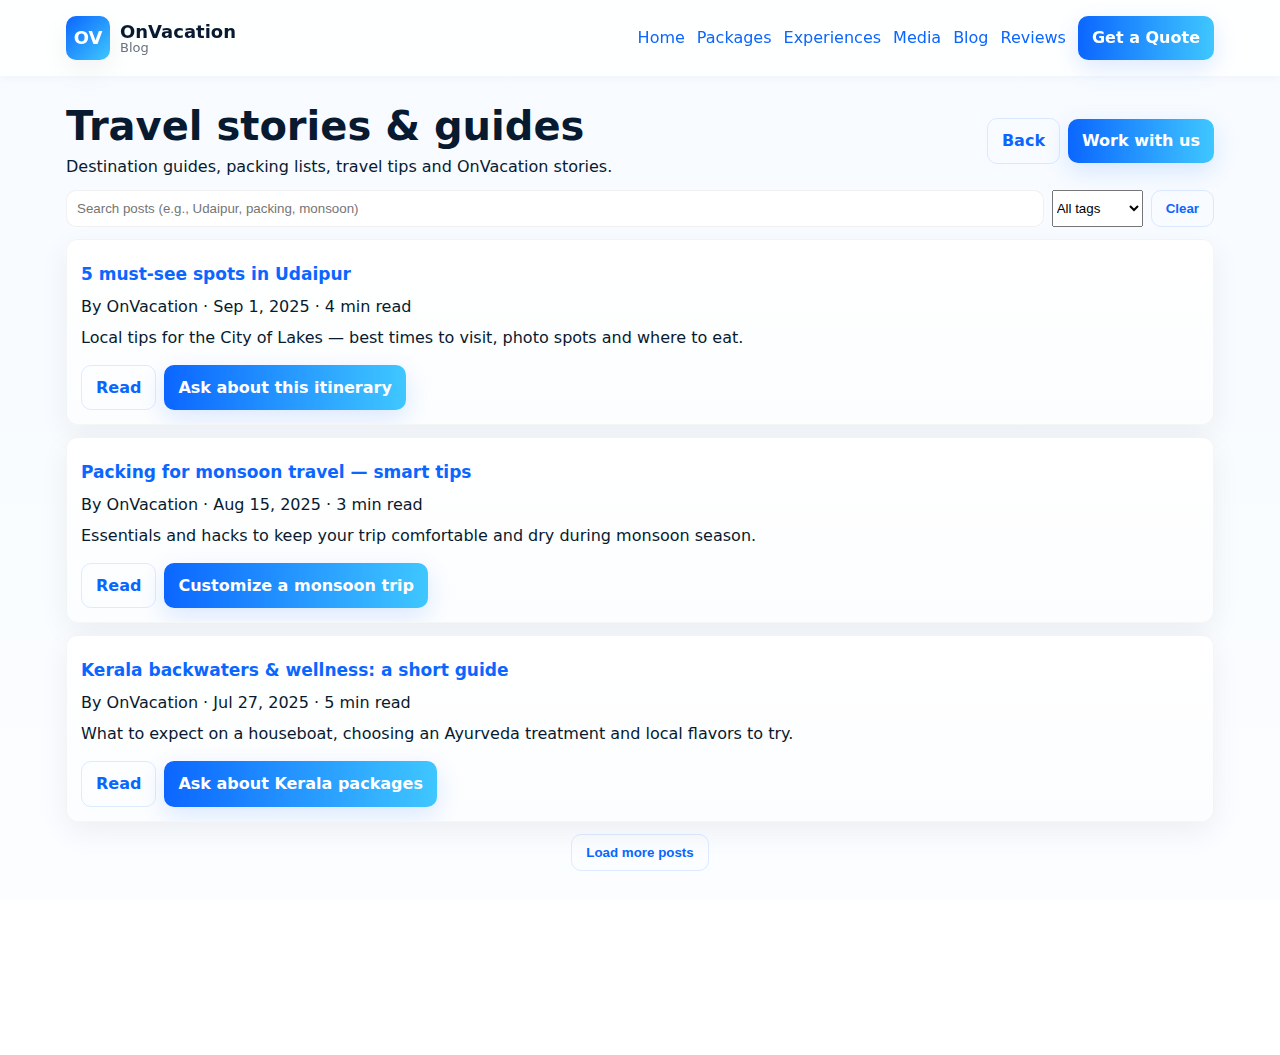
<file: blogs.html>
<!doctype html>
<html lang="en">
<head>
  <meta charset="utf-8" />
  <meta name="viewport" content="width=device-width,initial-scale=1" />
  <title>OnVacation — Blog</title>
  <meta name="description" content="OnVacation travel blog — destination guides, packing tips, travel stories and offers." />
  <link rel="stylesheet" href="styles.css?v=20250913">
</head>
<body>
  <header class="site-header">
    <div class="wrap header-row">
      <div class="brand">
        <div class="logo" aria-hidden="true">OV</div>
        <div class="brand-text">
          <div class="brand-name">OnVacation</div>
          <div class="brand-sub">Blog</div>
        </div>
      </div>

      <nav class="navlinks" aria-label="Primary" id="primary-nav">
        <a href="index.html">Home</a>
        <a href="packages.html">Packages</a>
        <a href="experiences.html">Experiences</a>
        <a href="media.html">Media</a>
        <a href="blogs.html" aria-current="page">Blog</a>
        <a href="reviews.html">Reviews</a>
        <a href="contact.html" class="btn btn-primary">Get a Quote</a>
      </nav>

      <button class="hamburger" aria-controls="mobileMenu" aria-expanded="false" aria-label="Open menu">☰</button>
    </div>

    <div id="mobileMenu" class="mobile-menu" aria-hidden="true">
      <a href="index.html">Home</a>
      <a href="packages.html">Packages</a>
      <a href="experiences.html">Experiences</a>
      <a href="media.html">Media</a>
      <a href="blogs.html" aria-current="page">Blog</a>
      <a href="reviews.html">Reviews</a>
      <a href="contact.html" class="btn btn-primary">Get a Quote</a>
    </div>
  </header>

  <main>
    <section class="wrap blog-preview" aria-labelledby="blog-heading">
      <div style="display:flex;justify-content:space-between;align-items:center;gap:12px;flex-wrap:wrap">
        <div>
          <h1 id="blog-heading" style="margin:0 0 6px">Travel stories & guides</h1>
          <p class="muted" style="margin:0">Destination guides, packing lists, travel tips and OnVacation stories.</p>
        </div>

        <div style="display:flex;gap:8px;align-items:center">
          <a class="btn btn-ghost" href="index.html">Back</a>
          <a class="btn btn-primary" href="contact.html">Work with us</a>
        </div>
      </div>

      <!-- search & tags -->
      <div style="margin-top:12px;display:grid;grid-template-columns:1fr auto;gap:8px;align-items:center">
        <input id="blogSearch" type="search" placeholder="Search posts (e.g., Udaipur, packing, monsoon)" aria-label="Search blog" style="padding:10px;border-radius:10px;border:1px solid rgba(0,0,0,0.06);width:100%">

        <div style="display:flex;gap:8px">
          <select id="blogTag" aria-label="Filter by tag">
            <option value="">All tags</option>
            <option value="udaipur">Udaipur</option>
            <option value="packing">Packing</option>
            <option value="kerala">Kerala</option>
            <option value="family">Family trips</option>
          </select>
          <button id="clearBlogFilters" class="btn btn-ghost">Clear</button>
        </div>
      </div>

      <!-- posts list -->
      <div id="postsList" style="margin-top:12px;display:grid;gap:12px">
        <!-- each post card links to a dedicated post page (blog-post.html?slug=...) -->
        <article class="pkg-card" data-tags="udaipur,guide" tabindex="0">
          <h3><a href="blog-post.html?slug=5-must-see-udaipur">5 must-see spots in Udaipur</a></h3>
          <div class="small muted">By OnVacation · Sep 1, 2025 · <span class="muted">4 min read</span></div>
          <p class="muted" style="margin-top:8px">Local tips for the City of Lakes — best times to visit, photo spots and where to eat.</p>
          <div style="margin-top:8px;display:flex;gap:8px">
            <a class="btn btn-ghost" href="blog-post.html?slug=5-must-see-udaipur">Read</a>
            <a class="btn btn-primary" href="contact.html">Ask about this itinerary</a>
          </div>
        </article>

        <article class="pkg-card" data-tags="packing,monsoon" tabindex="0">
          <h3><a href="blog-post.html?slug=packing-for-monsoon">Packing for monsoon travel — smart tips</a></h3>
          <div class="small muted">By OnVacation · Aug 15, 2025 · <span class="muted">3 min read</span></div>
          <p class="muted" style="margin-top:8px">Essentials and hacks to keep your trip comfortable and dry during monsoon season.</p>
          <div style="margin-top:8px;display:flex;gap:8px">
            <a class="btn btn-ghost" href="blog-post.html?slug=packing-for-monsoon">Read</a>
            <a class="btn btn-primary" href="contact.html">Customize a monsoon trip</a>
          </div>
        </article>

        <article class="pkg-card" data-tags="kerala,wellness" tabindex="0">
          <h3><a href="blog-post.html?slug=kerala-backwaters-guide">Kerala backwaters & wellness: a short guide</a></h3>
          <div class="small muted">By OnVacation · Jul 27, 2025 · <span class="muted">5 min read</span></div>
          <p class="muted" style="margin-top:8px">What to expect on a houseboat, choosing an Ayurveda treatment and local flavors to try.</p>
          <div style="margin-top:8px;display:flex;gap:8px">
            <a class="btn btn-ghost" href="blog-post.html?slug=kerala-backwaters-guide">Read</a>
            <a class="btn btn-primary" href="contact.html">Ask about Kerala packages</a>
          </div>
        </article>

        <!-- more posts can be appended -->
      </div>

      <div style="margin-top:12px;text-align:center">
        <button id="loadMorePosts" class="btn btn-ghost">Load more posts</button>
      </div>

    </section>

    <footer class="site-footer" style="margin-top:18px">
      <div class="wrap footer-inner">
        <div>
          <strong>OnVacation</strong>
          <div class="muted">Curated travel packages · Trusted experiences</div>
        </div>
        <div class="muted">© <span id="year"></span> OnVacation</div>
      </div>
    </footer>
  </main>

  <script defer>
    document.addEventListener('DOMContentLoaded', function () {
      const y = document.getElementById('year'); if (y) y.textContent = new Date().getFullYear();

      const search = document.getElementById('blogSearch');
      const tag = document.getElementById('blogTag');
      const clear = document.getElementById('clearBlogFilters');
      const posts = Array.from(document.querySelectorAll('#postsList article'));

      function matches(post) {
        const q = (search.value || '').trim().toLowerCase();
        const t = (tag.value || '').trim().toLowerCase();
        if (t && !(post.dataset.tags || '').toLowerCase().includes(t)) return false;
        if (q) {
          const text = (post.textContent || '').toLowerCase();
          if (!text.includes(q)) return false;
        }
        return true;
      }

      function apply() {
        posts.forEach(p => p.style.display = matches(p) ? '' : 'none');
      }

      search?.addEventListener('input', () => {
        clearTimeout(window._blogT); window._blogT = setTimeout(apply, 160);
      });
      tag?.addEventListener('change', apply);
      clear?.addEventListener('click', () => { tag.value=''; search.value=''; apply(); });

      // load more demo (clones existing posts)
      document.getElementById('loadMorePosts')?.addEventListener('click', () => {
        const list = document.getElementById('postsList');
        const clone = posts[0].cloneNode(true);
        clone.querySelectorAll('a').forEach(a => {
          // remove potential duplicate anchors' hrefs or adjust
        });
        list.appendChild(clone);
      });
    });
  </script>

  <script src="scripts.js?v=20250913" defer></script>
</body>
</html>
</file>
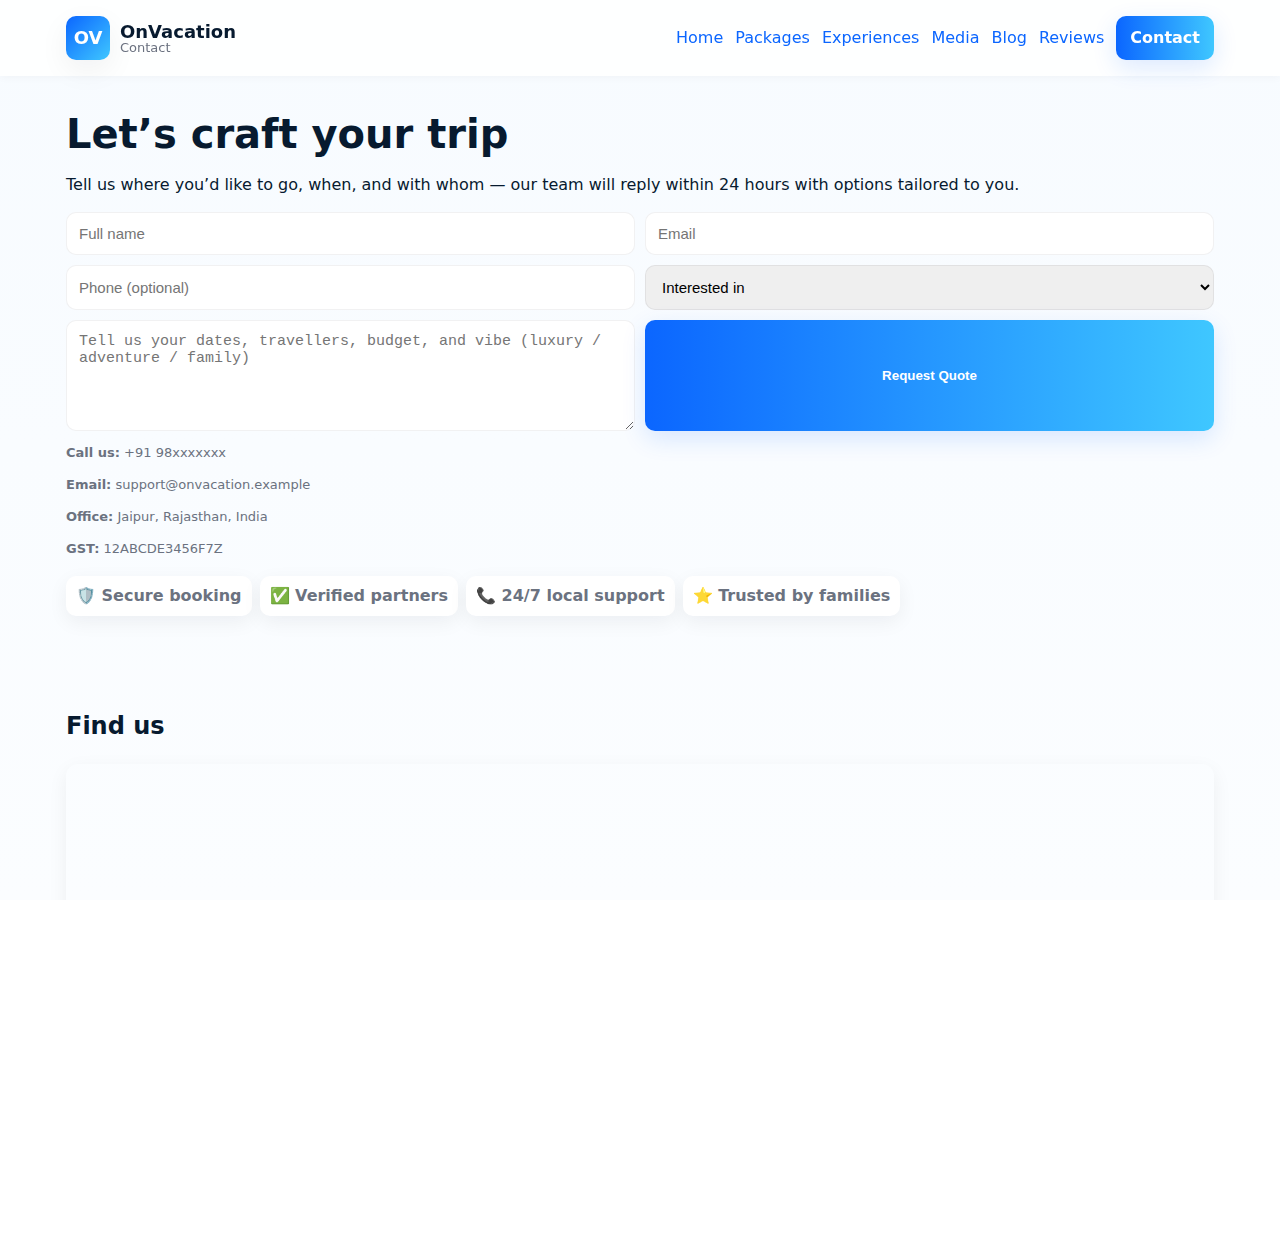
<file: contact.html>
<!doctype html>
<html lang="en">
<head>
  <meta charset="utf-8" />
  <meta name="viewport" content="width=device-width,initial-scale=1" />
  <title>Contact OnVacation — Request Quote & Support</title>
  <meta name="description" content="Get in touch with OnVacation. Request a custom quote, ask about packages, or connect with our travel team for support." />
  <link rel="stylesheet" href="styles.css?v=20250913">
</head>
<body>
  <header class="site-header">
    <div class="wrap header-row">
      <div class="brand">
        <div class="logo" aria-hidden="true">OV</div>
        <div class="brand-text">
          <div class="brand-name">OnVacation</div>
          <div class="brand-sub">Contact</div>
        </div>
      </div>

      <nav class="navlinks" aria-label="Primary" id="primary-nav">
        <a href="index.html">Home</a>
        <a href="packages.html">Packages</a>
        <a href="experiences.html">Experiences</a>
        <a href="media.html">Media</a>
        <a href="blogs.html">Blog</a>
        <a href="reviews.html">Reviews</a>
        <a href="contact.html" aria-current="page" class="btn btn-primary">Contact</a>
      </nav>

      <button class="hamburger" aria-controls="mobileMenu" aria-expanded="false" aria-label="Open menu">☰</button>
    </div>

    <div id="mobileMenu" class="mobile-menu" aria-hidden="true">
      <a href="index.html">Home</a>
      <a href="packages.html">Packages</a>
      <a href="experiences.html">Experiences</a>
      <a href="media.html">Media</a>
      <a href="blogs.html">Blog</a>
      <a href="reviews.html">Reviews</a>
      <a href="contact.html" class="btn btn-primary">Contact</a>
    </div>
  </header>

  <main>
    <section class="wrap contact" aria-labelledby="contact-heading">
      <h1 id="contact-heading">Let’s craft your trip</h1>
      <p class="muted">Tell us where you’d like to go, when, and with whom — our team will reply within 24 hours with options tailored to you.</p>

      <form id="contactForm" class="contact-form" style="margin-top:12px" onsubmit="event.preventDefault(); alert('Thanks — we will contact you soon!');">
        <input name="name" placeholder="Full name" required>
        <input name="email" placeholder="Email" type="email" required>
        <input name="phone" placeholder="Phone (optional)">
        <select name="package">
          <option value="">Interested in</option>
          <option>Rajasthan Royal Heritage</option>
          <option>Rajasthan Highlights</option>
          <option>Kerala Backwaters</option>
          <option>Himachal Escape</option>
          <option>Family Fun Pack</option>
          <option>Bespoke Event</option>
        </select>
        <textarea name="message" placeholder="Tell us your dates, travellers, budget, and vibe (luxury / adventure / family)" rows="5" required></textarea>
        <button type="submit" class="btn btn-primary">Request Quote</button>
      </form>

      <div class="contact-legal muted" style="margin-top:12px">
        <p><strong>Call us:</strong> +91 98xxxxxxx</p>
        <p><strong>Email:</strong> support@onvacation.example</p>
        <p><strong>Office:</strong> Jaipur, Rajasthan, India</p>
        <p><strong>GST:</strong> 12ABCDE3456F7Z</p>
      </div>

      <div class="trust-strip" style="margin-top:18px">
        <div class="trust-item">🛡️ Secure booking</div>
        <div class="trust-item">✅ Verified partners</div>
        <div class="trust-item">📞 24/7 local support</div>
        <div class="trust-item">⭐ Trusted by families</div>
      </div>
    </section>

    <!-- Optional map embed -->
    <section class="wrap" style="margin-top:18px">
      <h2>Find us</h2>
      <div style="margin-top:8px;border-radius:12px;overflow:hidden;box-shadow:var(--glass-shadow)">
        <iframe 
          src="https://www.google.com/maps/embed?pb=!1m18!1m12!1m3!1d3559.888128395179!2d75.7872701150431!3d26.912433983133424!2m3!1f0!2f0!3f0!3m2!1i1024!2i768!4f13.1!3m3!1m2!1s0x396db4002f08b5db%3A0x6d0e7b76f1bfb1a2!2sJaipur%2C%20Rajasthan!5e0!3m2!1sen!2sin!4v1618305643432!5m2!1sen!2sin" 
          width="100%" height="300" style="border:0;" allowfullscreen="" loading="lazy"></iframe>
      </div>
    </section>

    <footer class="site-footer" style="margin-top:18px">
      <div class="wrap footer-inner">
        <div>
          <strong>OnVacation</strong>
          <div class="muted">Curated travel packages · Trusted experiences</div>
        </div>
        <div class="muted">© <span id="year"></span> OnVacation</div>
      </div>
    </footer>
  </main>

  <script>
    document.getElementById('year').textContent = new Date().getFullYear();
  </script>
  <script src="scripts.js?v=20250913" defer></script>
</body>
</html>
</file>
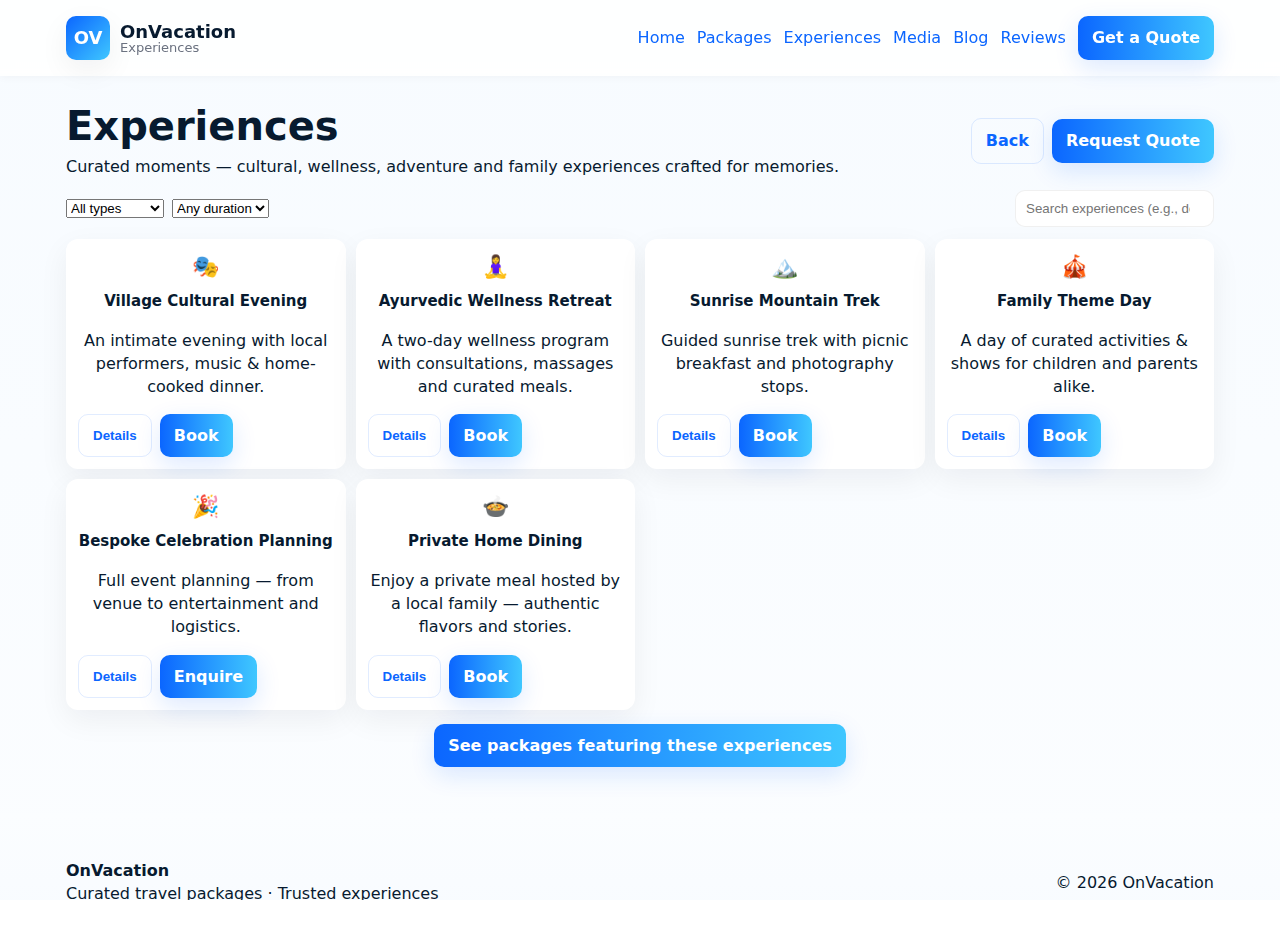
<file: experiences.html>
<!doctype html>
<html lang="en">
<head>
  <meta charset="utf-8" />
  <meta name="viewport" content="width=device-width,initial-scale=1" />
  <title>OnVacation — Experiences</title>
  <meta name="description" content="Discover curated travel experiences from OnVacation — culture, wellness, adventure, family and bespoke events." />
  <link rel="stylesheet" href="styles.css?v=20250913">
</head>
<body>
  <header class="site-header">
    <div class="wrap header-row">
      <div class="brand">
        <div class="logo" aria-hidden="true">OV</div>
        <div class="brand-text">
          <div class="brand-name">OnVacation</div>
          <div class="brand-sub">Experiences</div>
        </div>
      </div>

      <nav class="navlinks" aria-label="Primary" id="primary-nav">
        <a href="index.html">Home</a>
        <a href="packages.html">Packages</a>
        <a href="experiences.html" aria-current="page">Experiences</a>
        <a href="media.html">Media</a>
        <a href="blogs.html">Blog</a>
        <a href="reviews.html">Reviews</a>
        <a href="contact.html" class="btn btn-primary">Get a Quote</a>
      </nav>

      <button class="hamburger" aria-controls="mobileMenu" aria-expanded="false" aria-label="Open menu">☰</button>
    </div>

    <div id="mobileMenu" class="mobile-menu" aria-hidden="true">
      <a href="index.html">Home</a>
      <a href="packages.html">Packages</a>
      <a href="experiences.html" aria-current="page">Experiences</a>
      <a href="media.html">Media</a>
      <a href="blogs.html">Blog</a>
      <a href="reviews.html">Reviews</a>
      <a href="contact.html" class="btn btn-primary">Get a Quote</a>
    </div>
  </header>

  <main>
    <section class="wrap experiences" aria-labelledby="exp-heading">
      <div style="display:flex;justify-content:space-between;align-items:center;gap:12px;flex-wrap:wrap">
        <div>
          <h1 id="exp-heading" style="margin:0 0 6px">Experiences</h1>
          <p class="muted" style="margin:0">Curated moments — cultural, wellness, adventure and family experiences crafted for memories.</p>
        </div>

        <div style="display:flex;gap:8px;align-items:center">
          <a class="btn btn-ghost" href="index.html">Back</a>
          <a class="btn btn-primary" href="contact.html">Request Quote</a>
        </div>
      </div>

      <!-- FILTER + SEARCH -->
      <div style="margin-top:12px;display:grid;grid-template-columns:1fr auto;gap:8px;align-items:center">
        <div style="display:flex;gap:8px">
          <select id="exp-filter" aria-label="Filter experiences">
            <option value="">All types</option>
            <option value="culture">Local culture</option>
            <option value="wellness">Wellness</option>
            <option value="adventure">Adventure</option>
            <option value="family">Family</option>
            <option value="bespoke">Bespoke</option>
          </select>

          <select id="exp-duration" aria-label="Filter by duration">
            <option value="">Any duration</option>
            <option value="1">Half day</option>
            <option value="1-2">1–2 days</option>
            <option value="3+">3+ days</option>
          </select>
        </div>

        <div>
          <input id="exp-search" type="search" placeholder="Search experiences (e.g., desert, spa)" aria-label="Search experiences" style="padding:10px;border-radius:10px;border:1px solid rgba(0,0,0,0.06);width:100%;">
        </div>
      </div>

      <!-- experiences grid -->
      <div id="experiencesGrid" class="experiences-grid" style="margin-top:12px">
        <!-- each card has data attributes for filtering -->
        <article class="exp-card" data-type="culture" data-duration="1" tabindex="0" aria-labelledby="e1">
          <div class="exp-emoji">🎭</div>
          <h3 id="e1">Village Cultural Evening</h3>
          <p class="muted">An intimate evening with local performers, music & home-cooked dinner.</p>
          <div style="display:flex;gap:8px;margin-top:10px">
            <button class="btn btn-ghost exp-detail" data-id="e-village">Details</button>
            <a class="btn btn-primary" href="packages.html">Book</a>
          </div>
        </article>

        <article class="exp-card" data-type="wellness" data-duration="1-2" tabindex="0" aria-labelledby="e2">
          <div class="exp-emoji">🧘‍♀️</div>
          <h3 id="e2">Ayurvedic Wellness Retreat</h3>
          <p class="muted">A two-day wellness program with consultations, massages and curated meals.</p>
          <div style="display:flex;gap:8px;margin-top:10px">
            <button class="btn btn-ghost exp-detail" data-id="e-ayur">Details</button>
            <a class="btn btn-primary" href="packages.html">Book</a>
          </div>
        </article>

        <article class="exp-card" data-type="adventure" data-duration="1-2" tabindex="0" aria-labelledby="e3">
          <div class="exp-emoji">🏔️</div>
          <h3 id="e3">Sunrise Mountain Trek</h3>
          <p class="muted">Guided sunrise trek with picnic breakfast and photography stops.</p>
          <div style="display:flex;gap:8px;margin-top:10px">
            <button class="btn btn-ghost exp-detail" data-id="e-trek">Details</button>
            <a class="btn btn-primary" href="packages.html">Book</a>
          </div>
        </article>

        <article class="exp-card" data-type="family" data-duration="1" tabindex="0" aria-labelledby="e4">
          <div class="exp-emoji">🎪</div>
          <h3 id="e4">Family Theme Day</h3>
          <p class="muted">A day of curated activities & shows for children and parents alike.</p>
          <div style="display:flex;gap:8px;margin-top:10px">
            <button class="btn btn-ghost exp-detail" data-id="e-family">Details</button>
            <a class="btn btn-primary" href="packages.html">Book</a>
          </div>
        </article>

        <article class="exp-card" data-type="bespoke" data-duration="3+" tabindex="0" aria-labelledby="e5">
          <div class="exp-emoji">🎉</div>
          <h3 id="e5">Bespoke Celebration Planning</h3>
          <p class="muted">Full event planning — from venue to entertainment and logistics.</p>
          <div style="display:flex;gap:8px;margin-top:10px">
            <button class="btn btn-ghost exp-detail" data-id="e-bespoke">Details</button>
            <a class="btn btn-primary" href="contact.html">Enquire</a>
          </div>
        </article>

        <article class="exp-card" data-type="culture" data-duration="1" tabindex="0" aria-labelledby="e6">
          <div class="exp-emoji">🍲</div>
          <h3 id="e6">Private Home Dining</h3>
          <p class="muted">Enjoy a private meal hosted by a local family — authentic flavors and stories.</p>
          <div style="display:flex;gap:8px;margin-top:10px">
            <button class="btn btn-ghost exp-detail" data-id="e-dine">Details</button>
            <a class="btn btn-primary" href="packages.html">Book</a>
          </div>
        </article>

      </div>

      <div style="margin-top:14px;text-align:center">
        <a class="btn btn-primary" href="packages.html">See packages featuring these experiences</a>
      </div>
    </section>

    <!-- EXPERIENCE DETAIL MODAL -->
    <div id="expModal" class="modal" aria-hidden="true" role="dialog" aria-label="Experience details">
      <div class="modal-content" role="document">
        <button class="close" aria-label="Close">✕</button>
        <div id="expModalInner"></div>
      </div>
    </div>

    <footer class="site-footer" style="margin-top:18px">
      <div class="wrap footer-inner">
        <div>
          <strong>OnVacation</strong>
          <div class="muted">Curated travel packages · Trusted experiences</div>
        </div>
        <div class="muted">© <span id="year"></span> OnVacation</div>
      </div>
    </footer>
  </main>

  <script defer>
    document.addEventListener('DOMContentLoaded', function () {
      // footer year
      const y = document.getElementById('year'); if (y) y.textContent = new Date().getFullYear();

      const expFilter = document.getElementById('exp-filter');
      const expDuration = document.getElementById('exp-duration');
      const expSearch = document.getElementById('exp-search');
      const grid = document.getElementById('experiencesGrid');
      const cards = Array.from(grid.querySelectorAll('.exp-card'));

      function matches(card) {
        const type = expFilter.value.trim().toLowerCase();
        const dur = expDuration.value.trim();
        const q = expSearch.value.trim().toLowerCase();

        if (type) {
          if ((card.dataset.type || '').toLowerCase() !== type) return false;
        }
        if (dur) {
          // simple contains or numeric test
          const cd = (card.dataset.duration || '').toLowerCase();
          if (!cd.includes(dur)) return false;
        }
        if (q) {
          const text = (card.textContent || '').toLowerCase();
          if (!text.includes(q)) return false;
        }
        return true;
      }

      function applyFilters() {
        cards.forEach(c => {
          c.style.display = matches(c) ? '' : 'none';
        });
      }

      expFilter?.addEventListener('change', applyFilters);
      expDuration?.addEventListener('change', applyFilters);
      expSearch?.addEventListener('input', () => {
        // gentle debounce
        clearTimeout(window._expSearchT);
        window._expSearchT = setTimeout(applyFilters, 160);
      });

      // detail modal
      const modal = document.getElementById('expModal');
      const inner = document.getElementById('expModalInner');
      const closeBtn = modal.querySelector('.close');

      const catalog = {
        "e-village": {
          title: "Village Cultural Evening",
          duration: "Half day",
          price: "₹1,499 onwards (group pricing)",
          overview: "An intimate evening with local performers — music, storytelling and a home-cooked dinner hosted by a local family.",
          details: ["Local performers", "Traditional meal", "Return transfers (select cities)"],
          how: ["Meet at village center", "Guided walking tour", "Dinner & performance", "Return by shared transfer"]
        },
        "e-ayur": {
          title: "Ayurvedic Wellness Retreat",
          duration: "1–2 days",
          price: "From ₹6,999",
          overview: "A rejuvenating program with Ayurvedic consultation, personalized massages and healthy cuisine.",
          details: ["Consultation", "Daily massages", "Ayurvedic meals", "Quiet wellness setting"],
          how: ["Arrival & consultation", "Therapy sessions", "Meals & rest", "Departure"]
        },
        "e-trek": {
          title: "Sunrise Mountain Trek",
          duration: "1 day",
          price: "From ₹2,499",
          overview: "Guided sunrise trek with a picnic breakfast and scenic photography stops. Beginner-friendly routes available.",
          details: ["Guide", "Packed breakfast", "Transport to trailhead", "Safety kit provided"],
          how: ["Early transfer to trailhead", "Guided ascent", "Sunrise view & breakfast", "Return"]
        },
        "e-family": {
          title: "Family Theme Day",
          duration: "1 day",
          price: "From ₹3,999 (family package)",
          overview: "A full day of curated family activities, shows, and safe play areas — perfect for children and parents.",
          details: ["Children's shows", "Family activities", "Meals & snacks", "Supervised play areas"],
          how: ["Arrival and welcome", "Activity blocks", "Family show & meal", "Departure"]
        },
        "e-bespoke": {
          title: "Bespoke Celebration Planning",
          duration: "Custom (multi-day)",
          price: "Price on request",
          overview: "Full event planning for weddings, anniversaries and private parties — we manage venue sourcing, vendors and entertainment.",
          details: ["Venue sourcing", "Catering & entertainment", "Logistics & guest management"],
          how: ["Consultation", "Proposal & plan", "On-site execution", "Post-event wrap"]
        },
        "e-dine": {
          title: "Private Home Dining",
          duration: "Half day",
          price: "From ₹1,199",
          overview: "A curated private dining experience in a local home with authentic regional dishes and conversation.",
          details: ["Local hosts", "Multi-course meal", "Cultural exchange"],
          how: ["Meet host", "Private dining", "Conversation & stories", "Farewell"]
        }
      };

      function openExp(id) {
        const d = catalog[id];
        if (!d) {
          inner.innerHTML = '<p>Details coming soon.</p>';
        } else {
          inner.innerHTML = `
            <h3 style="margin-top:0">${d.title}</h3>
            <div style="display:flex;justify-content:space-between;gap:12px;align-items:center">
              <div><strong class="muted">${d.duration}</strong><div class="small muted">${d.price}</div></div>
              <div><a class="btn btn-primary" href="packages.html">Find packages</a></div>
            </div>
            <p class="muted" style="margin-top:10px">${d.overview}</p>
            <h4 style="margin-top:10px">Inclusions</h4>
            <ul>${d.details.map(i=>`<li class="muted">${i}</li>`).join('')}</ul>
            <h4 style="margin-top:10px">How it works</h4>
            <ol>${d.how.map(s=>`<li class="muted">${s}</li>`).join('')}</ol>
            <div style="margin-top:12px;display:flex;gap:8px;flex-wrap:wrap">
              <a class="btn btn-primary" href="contact.html">Request this experience</a>
              <a class="btn btn-ghost" href="contact.html">Ask a question</a>
            </div>
          `;
        }

        modal.classList.add('open');
        modal.setAttribute('aria-hidden','false');
        closeBtn?.focus();
      }

      document.querySelectorAll('.exp-detail').forEach(b=>{
        b.addEventListener('click', ()=> openExp(b.dataset.id));
      });

      // modal controls
      closeBtn?.addEventListener('click', ()=> {
        modal.classList.remove('open');
        modal.setAttribute('aria-hidden','true');
        inner.innerHTML = '';
      });
      modal?.addEventListener('click', (ev)=> { if (ev.target === modal) { modal.classList.remove('open'); modal.setAttribute('aria-hidden','true'); inner.innerHTML=''; }});
      document.addEventListener('keydown', (ev)=> { if (ev.key === 'Escape') { modal.classList.remove('open'); modal.setAttribute('aria-hidden','true'); inner.innerHTML=''; }});

    });
  </script>

  <script src="scripts.js?v=20250913" defer></script>
</body>
</html>
</file>
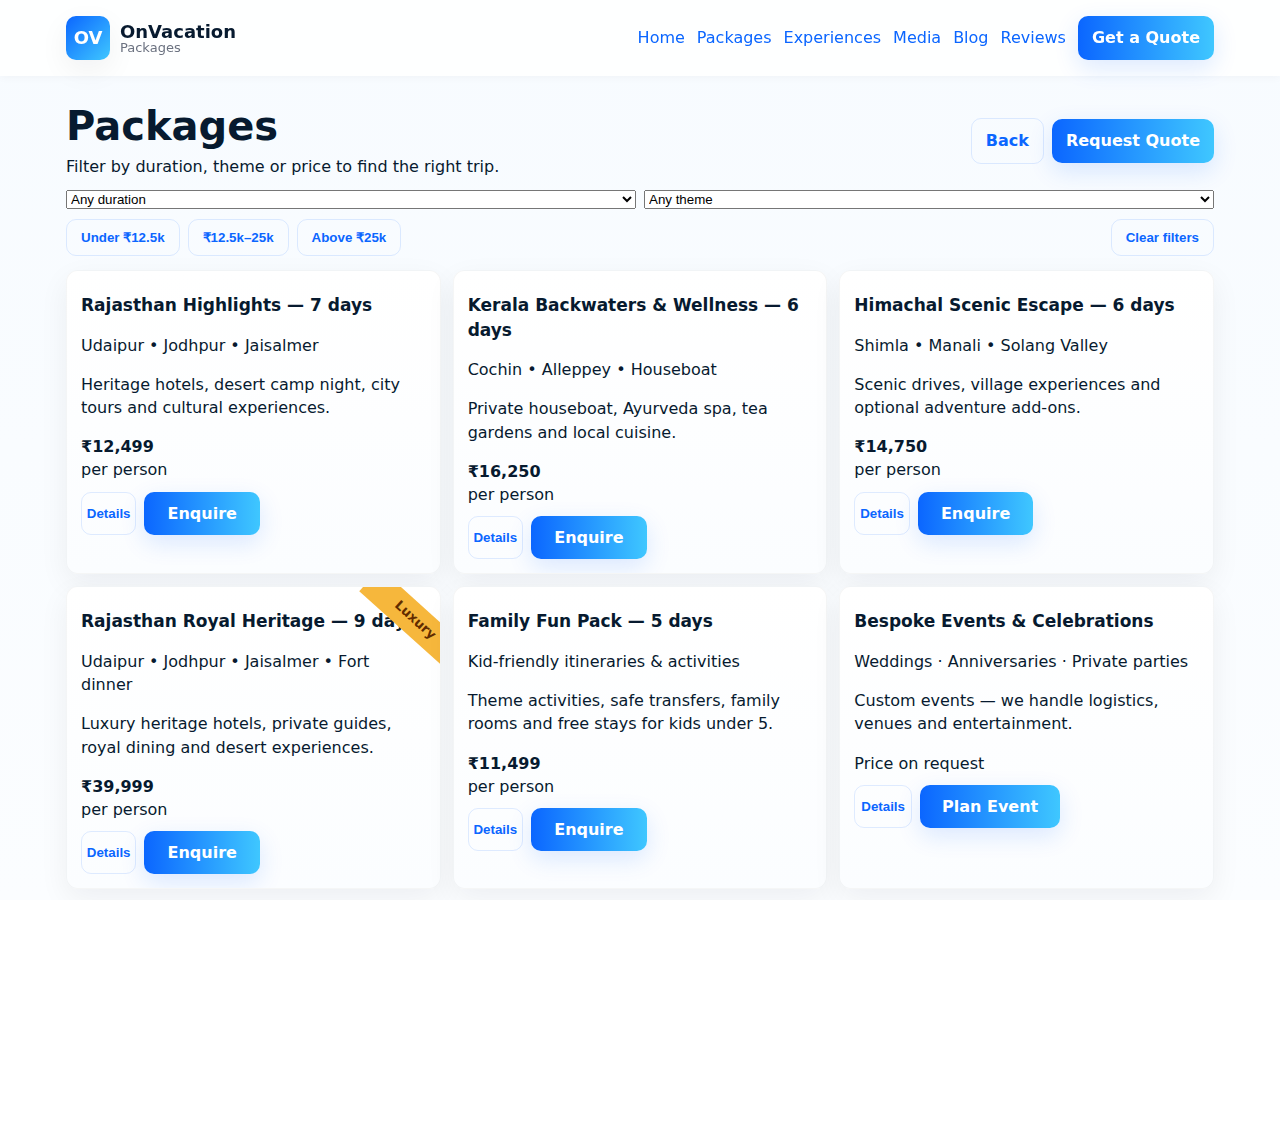
<file: packages.html>
<!doctype html>
<html lang="en">
<head>
  <meta charset="utf-8" />
  <meta name="viewport" content="width=device-width,initial-scale=1" />
  <title>OnVacation — Packages</title>
  <meta name="description" content="Browse curated travel packages from OnVacation — family, luxury and adventure tours across India." />
  <link rel="stylesheet" href="styles.css?v=20250913">
</head>
<body>
  <header class="site-header">
    <div class="wrap header-row">
      <div class="brand">
        <div class="logo" aria-hidden="true">OV</div>
        <div class="brand-text">
          <div class="brand-name">OnVacation</div>
          <div class="brand-sub">Packages</div>
        </div>
      </div>

      <nav class="navlinks" aria-label="Primary" id="primary-nav">
        <a href="index.html">Home</a>
        <a href="packages.html" aria-current="page">Packages</a>
        <a href="experiences.html">Experiences</a>
        <a href="media.html">Media</a>
        <a href="blogs.html">Blog</a>
        <a href="reviews.html">Reviews</a>
        <a href="contact.html" class="btn btn-primary">Get a Quote</a>
      </nav>

      <button class="hamburger" aria-controls="mobileMenu" aria-expanded="false" aria-label="Open menu">☰</button>
    </div>

    <div id="mobileMenu" class="mobile-menu" aria-hidden="true">
      <a href="index.html">Home</a>
      <a href="packages.html" aria-current="page">Packages</a>
      <a href="experiences.html">Experiences</a>
      <a href="media.html">Media</a>
      <a href="blogs.html">Blog</a>
      <a href="reviews.html">Reviews</a>
      <a href="contact.html" class="btn btn-primary">Get a Quote</a>
    </div>
  </header>

  <main>
    <section class="wrap packages" aria-labelledby="packages-heading">
      <div style="display:flex;justify-content:space-between;align-items:center;gap:12px;flex-wrap:wrap">
        <div>
          <h1 id="packages-heading" style="margin:0 0 6px">Packages</h1>
          <p class="muted" style="margin:0">Filter by duration, theme or price to find the right trip.</p>
        </div>

        <div style="display:flex;gap:8px;align-items:center">
          <a class="btn btn-ghost" href="index.html">Back</a>
          <a class="btn btn-primary" href="contact.html">Request Quote</a>
        </div>
      </div>

      <!-- FILTERS -->
      <div style="margin-top:12px;display:grid;grid-template-columns:1fr 1fr;gap:8px;">
        <select id="filter-duration" aria-label="Filter by duration">
          <option value="">Any duration</option>
          <option value="3-4">3-4 days</option>
          <option value="5-7">5-7 days</option>
          <option value="8+">8+ days</option>
        </select>

        <select id="filter-theme" aria-label="Filter by theme">
          <option value="">Any theme</option>
          <option value="luxury">Luxury</option>
          <option value="family">Family</option>
          <option value="wellness">Wellness</option>
          <option value="adventure">Adventure</option>
          <option value="bespoke">Bespoke</option>
        </select>
      </div>

      <!-- PRICE SLIDER / quick buckets -->
      <div style="margin-top:10px;display:flex;gap:8px;flex-wrap:wrap">
        <button class="btn btn-ghost quick-price" data-price="0-12500">Under ₹12.5k</button>
        <button class="btn btn-ghost quick-price" data-price="12500-25000">₹12.5k–25k</button>
        <button class="btn btn-ghost quick-price" data-price="25000-999999">Above ₹25k</button>
        <button class="btn btn-ghost" id="clearFilters" style="margin-left:auto">Clear filters</button>
      </div>

      <!-- PACKAGES GRID -->
      <div id="packagesGrid" class="packages-grid" style="margin-top:14px">
        <!-- card sample: include data-* attributes for filtering -->
        <article class="pkg-card" data-duration="5-7" data-theme="classic" data-price="12499" tabindex="0" aria-labelledby="p1">
          <h3 id="p1">Rajasthan Highlights — 7 days</h3>
          <p class="meta muted">Udaipur • Jodhpur • Jaisalmer</p>
          <p class="muted" style="margin-top:6px">Heritage hotels, desert camp night, city tours and cultural experiences.</p>
          <div class="pkg-bottom" style="margin-top:10px">
            <div>
              <div class="price">₹12,499</div>
              <div class="small muted">per person</div>
            </div>
            <div style="display:flex;gap:8px">
              <button class="btn btn-ghost view-detail" data-id="pkg-raj7">Details</button>
              <a class="btn btn-primary" href="contact.html">Enquire</a>
            </div>
          </div>
        </article>

        <article class="pkg-card" data-duration="5-7" data-theme="wellness" data-price="16250" tabindex="0" aria-labelledby="p2">
          <h3 id="p2">Kerala Backwaters & Wellness — 6 days</h3>
          <p class="meta muted">Cochin • Alleppey • Houseboat</p>
          <p class="muted" style="margin-top:6px">Private houseboat, Ayurveda spa, tea gardens and local cuisine.</p>
          <div class="pkg-bottom" style="margin-top:10px">
            <div>
              <div class="price">₹16,250</div>
              <div class="small muted">per person</div>
            </div>
            <div style="display:flex;gap:8px">
              <button class="btn btn-ghost view-detail" data-id="pkg-ker6">Details</button>
              <a class="btn btn-primary" href="contact.html">Enquire</a>
            </div>
          </div>
        </article>

        <article class="pkg-card" data-duration="6" data-theme="adventure" data-price="14750" tabindex="0" aria-labelledby="p3">
          <h3 id="p3">Himachal Scenic Escape — 6 days</h3>
          <p class="meta muted">Shimla • Manali • Solang Valley</p>
          <p class="muted" style="margin-top:6px">Scenic drives, village experiences and optional adventure add-ons.</p>
          <div class="pkg-bottom" style="margin-top:10px">
            <div>
              <div class="price">₹14,750</div>
              <div class="small muted">per person</div>
            </div>
            <div style="display:flex;gap:8px">
              <button class="btn btn-ghost view-detail" data-id="pkg-him6">Details</button>
              <a class="btn btn-primary" href="contact.html">Enquire</a>
            </div>
          </div>
        </article>

        <article class="pkg-card" data-duration="9" data-theme="luxury" data-price="39999" tabindex="0" aria-labelledby="p4">
          <div class="ribbon" aria-hidden="true">Luxury</div>
          <h3 id="p4">Rajasthan Royal Heritage — 9 days</h3>
          <p class="meta muted">Udaipur • Jodhpur • Jaisalmer • Fort dinner</p>
          <p class="muted" style="margin-top:6px">Luxury heritage hotels, private guides, royal dining and desert experiences.</p>
          <div class="pkg-bottom" style="margin-top:10px">
            <div>
              <div class="price">₹39,999</div>
              <div class="small muted">per person</div>
            </div>
            <div style="display:flex;gap:8px">
              <button class="btn btn-ghost view-detail" data-id="pkg-raj9">Details</button>
              <a class="btn btn-primary" href="contact.html">Enquire</a>
            </div>
          </div>
        </article>

        <article class="pkg-card" data-duration="5" data-theme="family" data-price="11499" tabindex="0" aria-labelledby="p5">
          <h3 id="p5">Family Fun Pack — 5 days</h3>
          <p class="meta muted">Kid-friendly itineraries & activities</p>
          <p class="muted" style="margin-top:6px">Theme activities, safe transfers, family rooms and free stays for kids under 5.</p>
          <div class="pkg-bottom" style="margin-top:10px">
            <div>
              <div class="price">₹11,499</div>
              <div class="small muted">per person</div>
            </div>
            <div style="display:flex;gap:8px">
              <button class="btn btn-ghost view-detail" data-id="pkg-family5">Details</button>
              <a class="btn btn-primary" href="contact.html">Enquire</a>
            </div>
          </div>
        </article>

        <article class="pkg-card" data-duration="3-4" data-theme="bespoke" data-price="0" tabindex="0" aria-labelledby="p6">
          <h3 id="p6">Bespoke Events & Celebrations</h3>
          <p class="meta muted">Weddings · Anniversaries · Private parties</p>
          <p class="muted" style="margin-top:6px">Custom events — we handle logistics, venues and entertainment.</p>
          <div class="pkg-bottom" style="margin-top:10px">
            <div>
              <div class="small muted">Price on request</div>
            </div>
            <div style="display:flex;gap:8px">
              <button class="btn btn-ghost view-detail" data-id="pkg-bespoke">Details</button>
              <a class="btn btn-primary" href="contact.html">Plan Event</a>
            </div>
          </div>
        </article>
      </div>

      <!-- Pagination / load more -->
      <div style="margin-top:14px;text-align:center">
        <button id="loadMore" class="btn btn-ghost">Load more packages</button>
      </div>
    </section>

    <!-- PACKAGE DETAIL MODAL -->
    <div id="pkgModal" class="modal" aria-hidden="true" role="dialog" aria-label="Package details">
      <div class="modal-content" role="document">
        <button class="close" aria-label="Close">✕</button>
        <div id="pkgModalInner"></div>
      </div>
    </div>

    <footer class="site-footer" style="margin-top:18px">
      <div class="wrap footer-inner">
        <div>
          <strong>OnVacation</strong>
          <div class="muted">Curated travel packages · Trusted experiences</div>
        </div>
        <div class="muted">© <span id="year"></span> OnVacation</div>
      </div>
    </footer>
  </main>

  <!-- small client-side filter & modal script -->
  <script defer>
    document.addEventListener('DOMContentLoaded', function () {
      // keep year in footer
      const y = document.getElementById('year'); if (y) y.textContent = new Date().getFullYear();

      // filter elements
      const durationSel = document.getElementById('filter-duration');
      const themeSel = document.getElementById('filter-theme');
      const quickBtns = document.querySelectorAll('.quick-price');
      const clearBtn = document.getElementById('clearFilters');
      const packagesGrid = document.getElementById('packagesGrid');
      const items = Array.from(packagesGrid.querySelectorAll('.pkg-card'));

      function parseRange(rangeStr) {
        if (!rangeStr) return null;
        if (rangeStr.includes('-')) {
          const [a,b] = rangeStr.split('-').map(s => parseInt(s,10));
          return {min:a, max:b || Infinity};
        }
        return null;
      }

      function appliesFilter(item) {
        const durFilter = durationSel.value;
        const themeFilter = themeSel.value;
        const priceFilter = document.querySelector('.quick-price.active')?.dataset.price || '';

        // duration check
        if (durFilter) {
          const itemDur = item.dataset.duration || '';
          // simple matching for ranges or exact numbers
          if (durFilter.includes('-')) {
            // example "5-7"
            if (itemDur !== durFilter && !itemDur.startsWith(durFilter)) {
              // try to interpret numeric overlap
              const itemVal = itemDur.includes('-') ? parseInt(itemDur.split('-')[0]) : parseInt(itemDur) || 0;
              const [fmin,fmax] = durFilter.split('-').map(n=>parseInt(n,10));
              if (!(itemVal >= fmin && itemVal <= fmax)) return false;
            }
          } else {
            if (!(item.dataset.duration && item.dataset.duration.toString().startsWith(durFilter))) return false;
          }
        }

        // theme check (loose contains)
        if (themeFilter) {
          const itemTheme = (item.dataset.theme || '').toLowerCase();
          if (!itemTheme.includes(themeFilter.toLowerCase())) return false;
        }

        // price check (quick buttons)
        if (priceFilter) {
          const [minS,maxS] = priceFilter.split('-');
          const min = parseInt(minS,10) || 0;
          const max = parseInt(maxS,10) || Infinity;
          const p = parseInt(item.dataset.price,10) || 0;
          if (p < min || p > max) return false;
        }

        return true;
      }

      function applyFilters() {
        items.forEach(it => {
          it.style.display = appliesFilter(it) ? '' : 'none';
        });
      }

      // events
      durationSel?.addEventListener('change', applyFilters);
      themeSel?.addEventListener('change', applyFilters);
      quickBtns.forEach(b => {
        b.addEventListener('click', () => {
          quickBtns.forEach(x => x.classList.remove('active'));
          if (b.classList.contains('active')) {
            b.classList.remove('active');
          } else {
            b.classList.add('active');
          }
          applyFilters();
        });
      });
      clearBtn?.addEventListener('click', () => {
        durationSel.value = '';
        themeSel.value = '';
        quickBtns.forEach(x => x.classList.remove('active'));
        applyFilters();
      });

      // view detail modal
      const modal = document.getElementById('pkgModal');
      const modalInner = document.getElementById('pkgModalInner');
      const closeBtn = modal.querySelector('.close');

      function openPkgDetail(id){
        // lightweight dataset catalogue
        const catalog = {
          "pkg-raj7": {
            title: "Rajasthan Highlights — 7 days",
            price: "₹12,499 / person",
            days: "7 days",
            overview: "Heritage hotels, desert camp, guided city tours and cultural experiences.",
            inclusions: ["4★ hotels", "Private car & driver", "Breakfast & selected meals", "Local guide"],
            itinerary: [
              "Day 1 — Arrival Udaipur: City tour and palace visit",
              "Day 2 — Udaipur to Jodhpur: Mehrangarh fort",
              "Day 3 — Jaisalmer: Desert camp & cultural evening",
              "Day 4 — Jaisalmer: Fort tour & markets",
              "Day 5-7 — Return & departures"
            ]
          },
          "pkg-ker6": {
            title: "Kerala Backwaters & Wellness — 6 days",
            price: "₹16,250 / person",
            days: "6 days",
            overview: "Private houseboat, Ayurvedic spa experiences and tea garden visits.",
            inclusions: ["Houseboat night", "Ayurvedic spa session", "Private transfers", "Local culinary experience"],
            itinerary: [
              "Day 1 — Cochin arrival & local evening",
              "Day 2 — Alleppey houseboat overnight",
              "Day 3 — Kumarakom / tea gardens",
              "Day 4-6 — Leisure & departure"
            ]
          },
          "pkg-him6": {
            title: "Himachal Scenic Escape — 6 days",
            price: "₹14,750 / person",
            days: "6 days",
            overview: "Mountain stays, scenic drives and easy treks with village experiences.",
            inclusions: ["Mountain hotels", "Guided treks", "Private transfers"],
            itinerary: ["Day 1 — Shimla arrival", "Day 2 — Local sights", "Day 3 — Manali transfer", "Day 4-6 — Solang valley & departure"]
          },
          "pkg-raj9": {
            title: "Rajasthan Royal Heritage — 9 days",
            price: "₹39,999 / person",
            days: "9 days",
            overview: "Luxury heritage hotels, private guides, royal dining and desert experiences.",
            inclusions: ["Luxury hotels", "Private guides", "Premium transfers", "Royal dining experience"],
            itinerary: ["Days 1-9 — curated royal route across Rajasthan"]
          },
          "pkg-family5": {
            title: "Family Fun Pack — 5 days",
            price: "₹11,499 / person",
            days: "5 days",
            overview: "Family-friendly hotels, theme activities and kid-friendly experiences.",
            inclusions: ["Family rooms", "Kid activities", "Safe transfers"],
            itinerary: ["Day 1 — Arrival & family activities", "Days 2-4 — curated family experiences", "Day 5 — departure"]
          },
          "pkg-bespoke": {
            title: "Bespoke Events & Celebrations",
            price: "Price on request",
            days: "Custom",
            overview: "Weddings, anniversaries, private parties — fully bespoke planning & execution.",
            inclusions: ["Venue sourcing", "Event management", "Entertainment & logistics"],
            itinerary: ["Custom timeline designed with you"]
          }
        };

        const data = catalog[id];
        if (!data) {
          modalInner.innerHTML = "<p>Details coming soon.</p>";
        } else {
          modalInner.innerHTML = `
            <h3 style="margin-top:0">${data.title}</h3>
            <div style="display:flex;justify-content:space-between;gap:12px;align-items:center">
              <div><strong>${data.price}</strong><div class="small muted">${data.days}</div></div>
              <div><a class="btn btn-primary" href="contact.html">Request Quote</a></div>
            </div>
            <p class="muted" style="margin-top:10px">${data.overview}</p>
            <h4 style="margin-top:12px">What's included</h4>
            <ul>${data.inclusions.map(i=>`<li class="muted">${i}</li>`).join('')}</ul>
            <h4 style="margin-top:10px">Sample itinerary</h4>
            <ol>${data.itinerary.map(s=>`<li class="muted">${s}</li>`).join('')}</ol>
            <div style="margin-top:12px;display:flex;gap:8px;flex-wrap:wrap">
              <a class="btn btn-primary" href="contact.html">Request Quote</a>
              <a class="btn btn-ghost" href="contact.html">Ask a question</a>
            </div>
          `;
        }

        modal.classList.add('open');
        modal.setAttribute('aria-hidden','false');
        // set focus
        modal.querySelector('.close')?.focus();
      }

      // wire detail buttons
      document.querySelectorAll('.view-detail').forEach(b=>{
        b.addEventListener('click', ()=> {
          openPkgDetail(b.dataset.id);
        });
      });

      // modal close logic
      closeBtn?.addEventListener('click', ()=> {
        modal.classList.remove('open');
        modal.setAttribute('aria-hidden','true');
        modalInner.innerHTML = '';
      });
      modal?.addEventListener('click', (ev)=> { if (ev.target === modal) { modal.classList.remove('open'); modal.setAttribute('aria-hidden','true'); modalInner.innerHTML=''; }});
      document.addEventListener('keydown', (ev)=> { if (ev.key === 'Escape') { modal.classList.remove('open'); modal.setAttribute('aria-hidden','true'); modalInner.innerHTML=''; }});

      // load more: for skeleton demo this will clone items (in real site request server/page)
      const loadMore = document.getElementById('loadMore');
      loadMore?.addEventListener('click', ()=> {
        // simple duplication demo: clone first 3 cards and append
        const clones = items.slice(0,3).map(n=>n.cloneNode(true));
        clones.forEach(c => {
          packagesGrid.appendChild(c);
          // reattach view-detail click handlers on cloned node
          c.querySelectorAll('.view-detail').forEach(b=>{
            b.addEventListener('click', ()=> openPkgDetail(b.dataset.id));
          });
        });
      });

    });
  </script>

  <script src="scripts.js?v=20250913" defer></script>
</body>
</html>
</file>
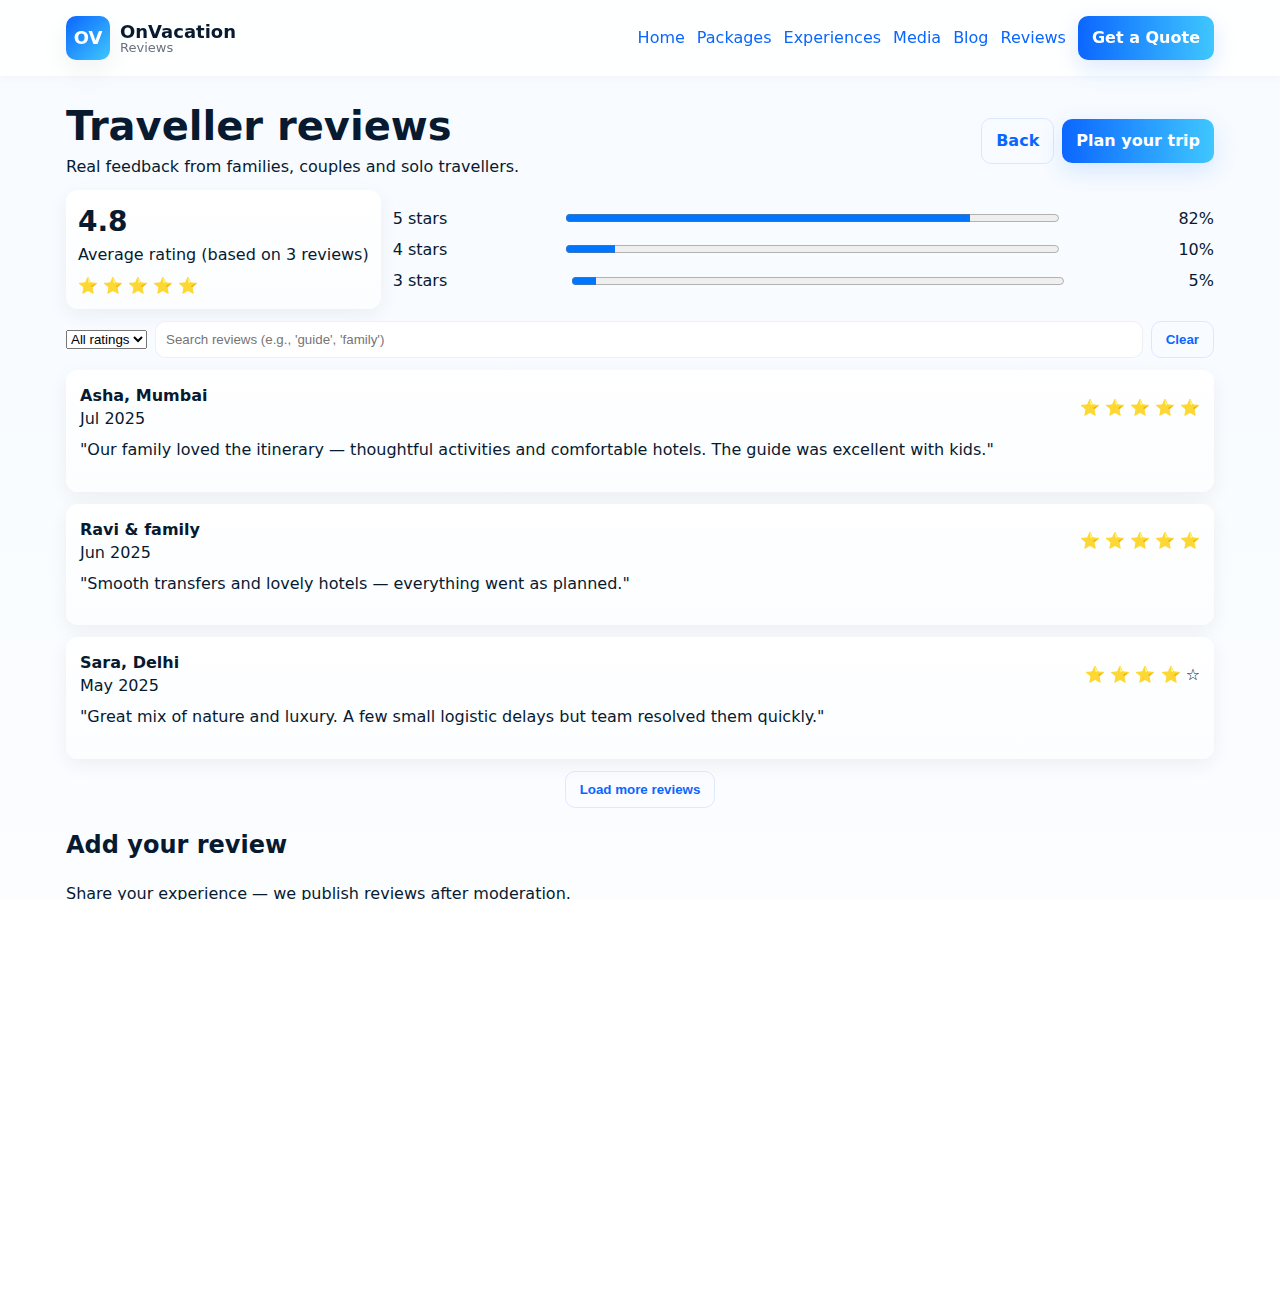
<file: reviews.html>
<!doctype html>
<html lang="en">
<head>
  <meta charset="utf-8" />
  <meta name="viewport" content="width=device-width,initial-scale=1" />
  <title>OnVacation — Reviews & Testimonials</title>
  <meta name="description" content="Read traveller reviews for OnVacation — family trips, luxury packages and bespoke events. See ratings and add your review." />
  <link rel="stylesheet" href="styles.css?v=20250913">
</head>
<body>
  <header class="site-header">
    <div class="wrap header-row">
      <div class="brand">
        <div class="logo" aria-hidden="true">OV</div>
        <div class="brand-text">
          <div class="brand-name">OnVacation</div>
          <div class="brand-sub">Reviews</div>
        </div>
      </div>

      <nav class="navlinks" aria-label="Primary" id="primary-nav">
        <a href="index.html">Home</a>
        <a href="packages.html">Packages</a>
        <a href="experiences.html">Experiences</a>
        <a href="media.html">Media</a>
        <a href="blogs.html">Blog</a>
        <a href="reviews.html" aria-current="page">Reviews</a>
        <a href="contact.html" class="btn btn-primary">Get a Quote</a>
      </nav>

      <button class="hamburger" aria-controls="mobileMenu" aria-expanded="false" aria-label="Open menu">☰</button>
    </div>

    <div id="mobileMenu" class="mobile-menu" aria-hidden="true">
      <a href="index.html">Home</a>
      <a href="packages.html">Packages</a>
      <a href="experiences.html">Experiences</a>
      <a href="media.html">Media</a>
      <a href="blogs.html">Blog</a>
      <a href="reviews.html" aria-current="page">Reviews</a>
      <a href="contact.html" class="btn btn-primary">Get a Quote</a>
    </div>
  </header>

  <main>
    <section class="wrap testimonials" aria-labelledby="reviews-heading">
      <div style="display:flex;justify-content:space-between;align-items:center;gap:12px;flex-wrap:wrap">
        <div>
          <h1 id="reviews-heading" style="margin:0 0 6px">Traveller reviews</h1>
          <p class="muted" style="margin:0">Real feedback from families, couples and solo travellers.</p>
        </div>

        <div style="display:flex;gap:8px;align-items:center">
          <a class="btn btn-ghost" href="index.html">Back</a>
          <a class="btn btn-primary" href="contact.html">Plan your trip</a>
        </div>
      </div>

      <!-- Summary -->
      <div style="margin-top:12px;display:flex;gap:12px;align-items:center;flex-wrap:wrap">
        <div style="background:linear-gradient(180deg,#fff,#fbfdff);padding:12px;border-radius:12px;box-shadow:var(--glass-shadow);min-width:160px">
          <div style="font-size:28px;font-weight:800">4.8</div>
          <div class="muted small">Average rating (based on <span id="reviewCount">124</span> reviews)</div>
          <div style="margin-top:8px">
            <div class="small muted">⭐ ⭐ ⭐ ⭐ ⭐</div>
          </div>
        </div>

        <div style="flex:1;display:flex;flex-direction:column;gap:8px">
          <div style="display:flex;gap:8px;align-items:center;justify-content:space-between">
            <div class="muted small">5 stars</div><progress id="p5" max="100" value="82" style="width:60%"></progress><div class="small muted">82%</div>
          </div>
          <div style="display:flex;gap:8px;align-items:center;justify-content:space-between">
            <div class="muted small">4 stars</div><progress id="p4" max="100" value="10" style="width:60%"></progress><div class="small muted">10%</div>
          </div>
          <div style="display:flex;gap:8px;align-items:center;justify-content:space-between">
            <div class="muted small">3 stars</div><progress id="p3" max="100" value="5" style="width:60%"></progress><div class="small muted">5%</div>
          </div>
        </div>
      </div>

      <!-- Filters & search -->
      <div style="margin-top:12px;display:flex;gap:8px;flex-wrap:wrap;align-items:center">
        <select id="filterRating" aria-label="Filter by rating">
          <option value="">All ratings</option>
          <option value="5">5 stars</option>
          <option value="4">4 stars</option>
          <option value="3">3 stars</option>
        </select>

        <input id="reviewSearch" type="search" placeholder="Search reviews (e.g., 'guide', 'family')" aria-label="Search reviews" style="padding:10px;border-radius:10px;border:1px solid rgba(0,0,0,0.06);flex:1">
        <button id="clearReviewFilters" class="btn btn-ghost">Clear</button>
      </div>

      <!-- Reviews list -->
      <div id="reviewsList" style="margin-top:12px;display:grid;gap:12px">
        <!-- sample reviews -->
        <div class="testimonial" data-rating="5" tabindex="0">
          <div style="display:flex;justify-content:space-between;align-items:center;gap:8px">
            <div>
              <strong>Asha, Mumbai</strong>
              <div class="small muted">Jul 2025</div>
            </div>
            <div aria-hidden="true">⭐ ⭐ ⭐ ⭐ ⭐</div>
          </div>
          <p class="muted" style="margin-top:8px">"Our family loved the itinerary — thoughtful activities and comfortable hotels. The guide was excellent with kids."</p>
        </div>

        <div class="testimonial" data-rating="5" tabindex="0">
          <div style="display:flex;justify-content:space-between;align-items:center;gap:8px">
            <div>
              <strong>Ravi & family</strong>
              <div class="small muted">Jun 2025</div>
            </div>
            <div aria-hidden="true">⭐ ⭐ ⭐ ⭐ ⭐</div>
          </div>
          <p class="muted" style="margin-top:8px">"Smooth transfers and lovely hotels — everything went as planned."</p>
        </div>

        <div class="testimonial" data-rating="4" tabindex="0">
          <div style="display:flex;justify-content:space-between;align-items:center;gap:8px">
            <div>
              <strong>Sara, Delhi</strong>
              <div class="small muted">May 2025</div>
            </div>
            <div aria-hidden="true">⭐ ⭐ ⭐ ⭐ ☆</div>
          </div>
          <p class="muted" style="margin-top:8px">"Great mix of nature and luxury. A few small logistic delays but team resolved them quickly."</p>
        </div>
      </div>

      <!-- Load more / pagination -->
      <div style="margin-top:12px;text-align:center">
        <button id="loadMoreReviews" class="btn btn-ghost">Load more reviews</button>
      </div>

      <!-- Submit a review -->
      <section style="margin-top:18px" aria-labelledby="add-review">
        <h2 id="add-review">Add your review</h2>
        <p class="muted" style="margin:0 0 8px">Share your experience — we publish reviews after moderation.</p>

        <form id="addReviewForm" class="contact-form" style="margin-top:8px">
          <input name="name" placeholder="Full name" required>
          <input name="location" placeholder="City (optional)">
          <select name="rating" required>
            <option value="">Your rating</option>
            <option value="5">5 — Excellent</option>
            <option value="4">4 — Very good</option>
            <option value="3">3 — Good</option>
            <option value="2">2 — Fair</option>
            <option value="1">1 — Poor</option>
          </select>
          <textarea name="review" placeholder="Write a short review (200 words max)" rows="4" required></textarea>
          <div>
            <button type="submit" class="btn btn-primary">Submit review</button>
            <button type="reset" class="btn btn-ghost">Reset</button>
          </div>
          <div class="contact-legal muted" style="margin-top:8px">By submitting you agree to our <a href="privacy.html">privacy policy</a>.</div>
        </form>
      </section>
    </section>

    <footer class="site-footer" style="margin-top:18px">
      <div class="wrap footer-inner">
        <div>
          <strong>OnVacation</strong>
          <div class="muted">Curated travel packages · Trusted experiences</div>
        </div>
        <div class="muted">© <span id="year"></span> OnVacation</div>
      </div>
    </footer>
  </main>

  <script defer>
    document.addEventListener('DOMContentLoaded', function () {
      // footer year
      const y = document.getElementById('year'); if (y) y.textContent = new Date().getFullYear();

      const reviewsList = document.getElementById('reviewsList');
      const reviews = Array.from(reviewsList.children);
      const filterRating = document.getElementById('filterRating');
      const searchBox = document.getElementById('reviewSearch');
      const clearBtn = document.getElementById('clearReviewFilters');
      const loadMore = document.getElementById('loadMoreReviews');
      const reviewCount = document.getElementById('reviewCount');

      function matches(r) {
        const rr = filterRating.value;
        const q = (searchBox.value || '').trim().toLowerCase();
        if (rr && r.dataset.rating !== rr) return false;
        if (q) {
          const text = (r.textContent || '').toLowerCase();
          if (!text.includes(q)) return false;
        }
        return true;
      }

      function applyFilters() {
        const list = Array.from(reviewsList.children);
        let visible = 0;
        list.forEach(r => {
          r.style.display = matches(r) ? '' : 'none';
          if (r.style.display !== 'none') visible++;
        });
        // update count
        reviewCount.textContent = list.length;
      }

      filterRating?.addEventListener('change', applyFilters);
      searchBox?.addEventListener('input', () => { clearTimeout(window._revT); window._revT = setTimeout(applyFilters, 150); });
      clearBtn?.addEventListener('click', () => { filterRating.value=''; searchBox.value=''; applyFilters(); });

      // Load more demo: clone sample reviews
      loadMore?.addEventListener('click', () => {
        const clone = reviews[0].cloneNode(true);
        // optionally change date or name to indicate new
        reviewsList.appendChild(clone);
      });

      // Add review (client-side demo only)
      const form = document.getElementById('addReviewForm');
      form?.addEventListener('submit', (e) => {
        e.preventDefault();
        const fd = new FormData(form);
        const name = fd.get('name') || 'Anonymous';
        const location = fd.get('location') ? `, ${fd.get('location')}` : '';
        const rating = fd.get('rating') || '5';
        const reviewText = fd.get('review') || '';
        // create node
        const el = document.createElement('div');
        el.className = 'testimonial';
        el.dataset.rating = rating;
        el.tabIndex = 0;
        el.innerHTML = `
          <div style="display:flex;justify-content:space-between;align-items:center;gap:8px">
            <div><strong>${escapeHtml(name)}</strong><div class="small muted">${new Date().toLocaleDateString()}</div></div>
            <div aria-hidden="true">${'⭐ '.repeat(Number(rating)).trim()}</div>
          </div>
          <p class="muted" style="margin-top:8px">${escapeHtml(reviewText)}</p>
        `;
        // append to top
        reviewsList.insertBefore(el, reviewsList.firstChild);
        form.reset();
        applyFilters();
        // in production: send to server for moderation & persistence
        alert('Thanks — your review was submitted for moderation.');
      });

      function escapeHtml(str) {
        return String(str).replace(/[&<>"']/g, function(m){ return ({'&':'&amp;','<':'&lt;','>':'&gt;','"':'&quot;',"'":'&#39;'}[m]); });
      }

      applyFilters();
    });
  </script>

  <script src="scripts.js?v=20250913" defer></script>
</body>
</html>
</file>
<file: styles.css>
:root{
    --accent:#0b66ff;
    --accent-2:#3fc7ff;
    --muted:#6b7280;
    --bg:#fbfdff;
    --card:#ffffff;
    --glass-shadow: 0 6px 20px rgba(12,24,40,0.06);
    --shadow: 0 10px 30px rgba(12,24,40,0.06);
    --gold:#f6b73c;
    --maxw:1180px;
    --radius:12px;
  }
  
  /* Base reset & mobile defaults */
  *{box-sizing:border-box}
  html,body{height:100%}
  body{
    margin:0;
    font-family:Inter, system-ui, -apple-system, "Segoe UI", Roboto, "Helvetica Neue", Arial;
    background:linear-gradient(180deg,#f7fbff 0%,var(--bg) 100%);
    color:#071a2f;
    -webkit-font-smoothing:antialiased;
    -moz-osx-font-smoothing:grayscale;
    line-height:1.45;
    overflow-x:hidden;
    -webkit-tap-highlight-color: transparent;
  }
  .wrap{max-width:var(--maxw);margin:0 auto;padding:20px}
  
  /* Links/buttons */
  a{color:var(--accent);text-decoration:none}
  button, .btn{cursor:pointer;border:0}
  .btn{display:inline-flex;align-items:center;justify-content:center;padding:10px 14px;border-radius:10px;font-weight:700}
  .btn-primary{background:linear-gradient(90deg,var(--accent),var(--accent-2));color:#fff;box-shadow:0 8px 24px rgba(11,102,255,0.14)}
  .btn-ghost{background:transparent;border:1px solid rgba(11,102,255,0.12);color:var(--accent);}
  
  /* Header - mobile first */
  .site-header{position:sticky;top:0;z-index:80;background:rgba(255,255,255,0.88);backdrop-filter: blur(6px);box-shadow:0 2px 8px rgba(10,20,30,0.03)}
  .header-row{display:flex;align-items:center;justify-content:space-between;gap:12px;padding:10px 0}
  .brand{display:flex;align-items:center;gap:10px}
  .logo{height:44px;width:44px;border-radius:10px;background:linear-gradient(135deg,var(--accent),var(--accent-2));display:flex;align-items:center;justify-content:center;color:#fff;font-weight:800;font-size:18px;box-shadow:var(--shadow)}
  .brand-text{line-height:1}
  .brand-name{font-weight:800;font-size:15px}
  .brand-sub{font-size:12px;color:var(--muted)}
  .navlinks{display:none;gap:12px;align-items:center}
  .hamburger{background:none;border:0;font-size:22px;padding:8px}
  
  /* Mobile menu (hidden area expanded on click) */
  .mobile-menu{display:none;padding:12px;border-top:1px solid rgba(0,0,0,0.04);background:transparent}
  
  /* HERO */
  .hero-section{padding:18px 0}
  .hero-grid{display:block}
  .eyebrow{display:inline-block;background:linear-gradient(90deg,#e6f4ff,#f0fbff);color:var(--accent);padding:6px 12px;border-radius:999px;font-weight:700;font-size:13px;margin-bottom:10px}
  h1{font-size:22px;margin:8px 0 10px;line-height:1.12}
  .lead{color:var(--muted);font-size:14px;margin-bottom:12px}
  .hero-ctas{display:flex;gap:10px;flex-wrap:wrap;margin-bottom:14px}
  .trust-list{display:flex;gap:8px;flex-wrap:wrap;margin:10px 0;padding:0;list-style:none}
  .trust-list li{background:var(--card);padding:8px 10px;border-radius:10px;box-shadow:var(--glass-shadow);font-weight:700;color:var(--muted);font-size:13px}
  .accent-card{display:flex;justify-content:space-between;align-items:center;gap:8px;background:linear-gradient(180deg,#fff,#fbfdff);padding:10px;border-radius:12px;box-shadow:var(--glass-shadow);margin-top:12px}
  .price{font-weight:800;font-size:18px}
  .pill{display:inline-block;background:#fff;padding:6px 10px;border-radius:999px;border:1px solid rgba(0,0,0,0.04);font-weight:700}
  
  /* hero right content (stacked on mobile) */
  .hero-right{margin-top:14px}
  .hero-media-wrap{border-radius:12px;overflow:hidden;box-shadow:var(--shadow);position:relative}
  .hero-media{width:100%;display:block;height:220px;object-fit:cover;transition:transform .5s ease}
  .hero-media-wrap:hover .hero-media{transform:scale(1.02)}
  .hero-badge{position:absolute;left:12px;bottom:12px;background:linear-gradient(90deg,#fff,#fcfdff);padding:8px;border-radius:10px;box-shadow:var(--glass-shadow);font-weight:800}
  
  /* EXPERIENCES */
  .experiences{padding:18px 0}
  .experiences-grid{display:grid;grid-template-columns:repeat(2,1fr);gap:10px;margin-top:12px}
  .exp-card{background:var(--card);padding:12px;border-radius:12px;box-shadow:var(--shadow);text-align:center}
  .exp-emoji{font-size:22px;margin-bottom:8px}
  .exp-card h3{margin:6px 0;font-size:15px}
  
  /* PACKAGES */
  .packages{padding:18px 0}
  .packages-grid{display:grid;grid-template-columns:1fr;gap:12px;margin-top:12px}
  .pkg-card{background:linear-gradient(180deg,#fff,#fbfdff);padding:14px;border-radius:12px;box-shadow:var(--shadow);position:relative;overflow:hidden;border:1px solid rgba(10,20,30,0.04)}
  .pkg-card .ribbon{position:absolute;right:-26px;top:12px;transform:rotate(42deg);background:var(--gold);color:#612c00;padding:6px 36px;font-weight:800;font-size:13px}
  .ribbon-alt{background:#cfefff;color:#0b66ff;padding:6px 30px}
  .pkg-card h3{margin:8px 0;font-size:17px}
  .pkg-features{padding-left:16px;margin:8px 0 12px;color:var(--muted);font-size:14px}
  .pkg-bottom{display:flex;flex-direction:column;gap:10px;align-items:flex-start}
  .pkg-bottom .price{font-size:16px}
  .pkg-bottom a{width:100%;text-align:center}
  
  /* TESTIMONIALS */
  .testimonials{padding:18px 0}
  .testimonials-grid{display:grid;grid-template-columns:1fr;gap:12px;margin-top:12px}
  .testimonial{background:linear-gradient(180deg,#fff,#fbfdff);padding:14px;border-radius:12px;box-shadow:var(--glass-shadow)}
  .trust-strip{display:flex;gap:8px;flex-wrap:wrap;margin-top:10px}
  .trust-item{background:var(--card);padding:8px 10px;border-radius:10px;box-shadow:var(--glass-shadow);font-weight:700;color:var(--muted)}
  
  /* GALLERY */
  .gallery{padding:18px 0}
  .insta-grid{display:grid;grid-template-columns:repeat(2,1fr);gap:8px;margin-top:10px}
  .insta-item{height:150px;border-radius:12px;overflow:hidden;position:relative;cursor:pointer;background:#e9f4ff;display:flex;align-items:center;justify-content:center}
  .insta-item img, .insta-item video{width:100%;height:100%;object-fit:cover;display:block}
  .video-thumb video{filter:brightness(.9)}
  .modal{position:fixed;inset:0;display:none;align-items:center;justify-content:center;background:rgba(6,10,20,0.6);z-index:130;padding:14px}
  .modal.open{display:flex}
  .modal-content{background:#fff;border-radius:12px;max-width:940px;width:100%;padding:12px;position:relative;box-shadow:var(--shadow)}
  .close{position:absolute;right:12px;top:10px;border:0;background:transparent;font-size:20px}
  
  /* FAQ */
  .faq{padding:18px 0}
  .faq-grid{display:grid;grid-template-columns:1fr;gap:10px;margin-top:12px}
  .faq-grid h4{margin:0 0 6px}
  
  /* CONTACT */
  .contact{padding:18px 0}
  .contact-form{display:grid;grid-template-columns:1fr;gap:10px;margin-top:12px}
  .contact-form input,.contact-form textarea,.contact-form select{padding:12px;border-radius:10px;border:1px solid rgba(10,20,30,0.06);font-size:15px}
  .contact-form textarea{min-height:110px}
  .contact-legal{margin-top:12px;font-size:13px; color:var(--muted)}
  
  /* FOOTER */
  .site-footer{padding:18px 0;background:linear-gradient(180deg,#fbfdff,#f7fbff);margin-top:18px}
  .footer-inner{display:flex;flex-direction:column;gap:8px;align-items:flex-start}
  
  /* screens scaling */
  @media (min-width:680px){
    .wrap{padding:24px}
    h1{font-size:28px}
    .hero-media{height:300px}
    .insta-grid{grid-template-columns:repeat(3,1fr)}
    .packages-grid{grid-template-columns:repeat(2,1fr)}
    .experiences-grid{grid-template-columns:repeat(3,1fr)}
    .testimonials-grid{grid-template-columns:repeat(2,1fr)}
    .contact-form{grid-template-columns:1fr 1fr}
  }
  
  @media (min-width:1000px){
    .wrap{padding:28px}
    .navlinks{display:flex}
    .hamburger{display:none}
    .hero-grid{display:grid;grid-template-columns:1fr 480px;gap:28px;align-items:start}
    .hero-section{padding:36px 0}
    h1{font-size:40px}
    .header-row{padding:16px 0}
    .brand-name{font-size:18px}
    .brand-sub{font-size:13px}
    .packages-grid{grid-template-columns:repeat(3,1fr)}
    .experiences-grid{grid-template-columns:repeat(4,1fr)}
    .testimonials-grid{grid-template-columns:repeat(3,1fr)}
    .insta-grid{grid-template-columns:repeat(4,1fr)}
    .footer-inner{flex-direction:row;justify-content:space-between;align-items:center}
    .hero-media{height:340px}
    .pkg-card .ribbon{right:-36px;top:18px}
    .pkg-card .ribbon-alt{right:-32px}
  }
  
  @media (min-width:1300px){
    .wrap{max-width:1280px}
    h1{font-size:44px}
    .hero-media{height:420px}
  }


  /* ====== RESPONSIVENESS FIXES (add to end of styles.css) ====== */

/* safety: prevent any accidental horizontal overflow */
html, body {
    max-width: 100vw !important;
    overflow-x: hidden !important;
  }
  
  /* ensure wrap never creates horizontal overflow on small screens */
  .wrap {
    padding-left: 16px;
    padding-right: 16px;
    box-sizing: border-box;
    width: 100%;
  }
  
  /* global images & videos */
  img, video, picture, svg {
    max-width: 100%;
    width: 100%;
    height: auto !important;
    display: block;
    object-fit: cover;
  }
  
  /* grid items: ensure they shrink correctly */
  .insta-grid, .packages-grid, .experiences-grid, .testimonials-grid, .faq-grid {
    min-width: 0; /* allows flex/grid children to shrink */
  }
  
  /* columns that used fixed pixel width on some breakpoints: override on small screens */
  .hero-grid, .hero-right, .hero-left {
    min-width: 0;
    width: 100%;
  }
  
  /* use aspect-ratio for hero media so height is proportional and doesn't overflow */
  .hero-media {
    width: 100%;
    height: auto;
    aspect-ratio: 16 / 9; /* keeps consistent height on narrow screens */
    max-height: calc(100vh * 0.45); /* prevent hero being too tall on small viewports */
  }
  
  /* cards / package items: avoid forcing big min-widths */
  .pkg-card, .pkg-card *, .insta-item, .testimonial, .exp-card {
    min-width: 0;
  }
  
  /* ensure header/nav does not overflow */
  .header-row {
    gap: 12px;
    align-items: center;
  }
  .navlinks {
    flex-wrap: wrap;
  }
  
  /* reduce large paddings that can push layout wider on tiny screens */
  @media (max-width:420px){
    .wrap{padding-left:12px;padding-right:12px}
    .hero-media{aspect-ratio: 4 / 3}
    .insta-item{height:130px}
    .brand-name{font-size:14px}
    .brand-sub{font-size:11px}
    .btn{padding:10px 12px}
  }
  
  /* if any element still causes overflow, this will visually reveal it for debugging */
  /* remove or comment out the following block once fixed */
  .debug-overflow * {
    outline: none;
  }
</file>
